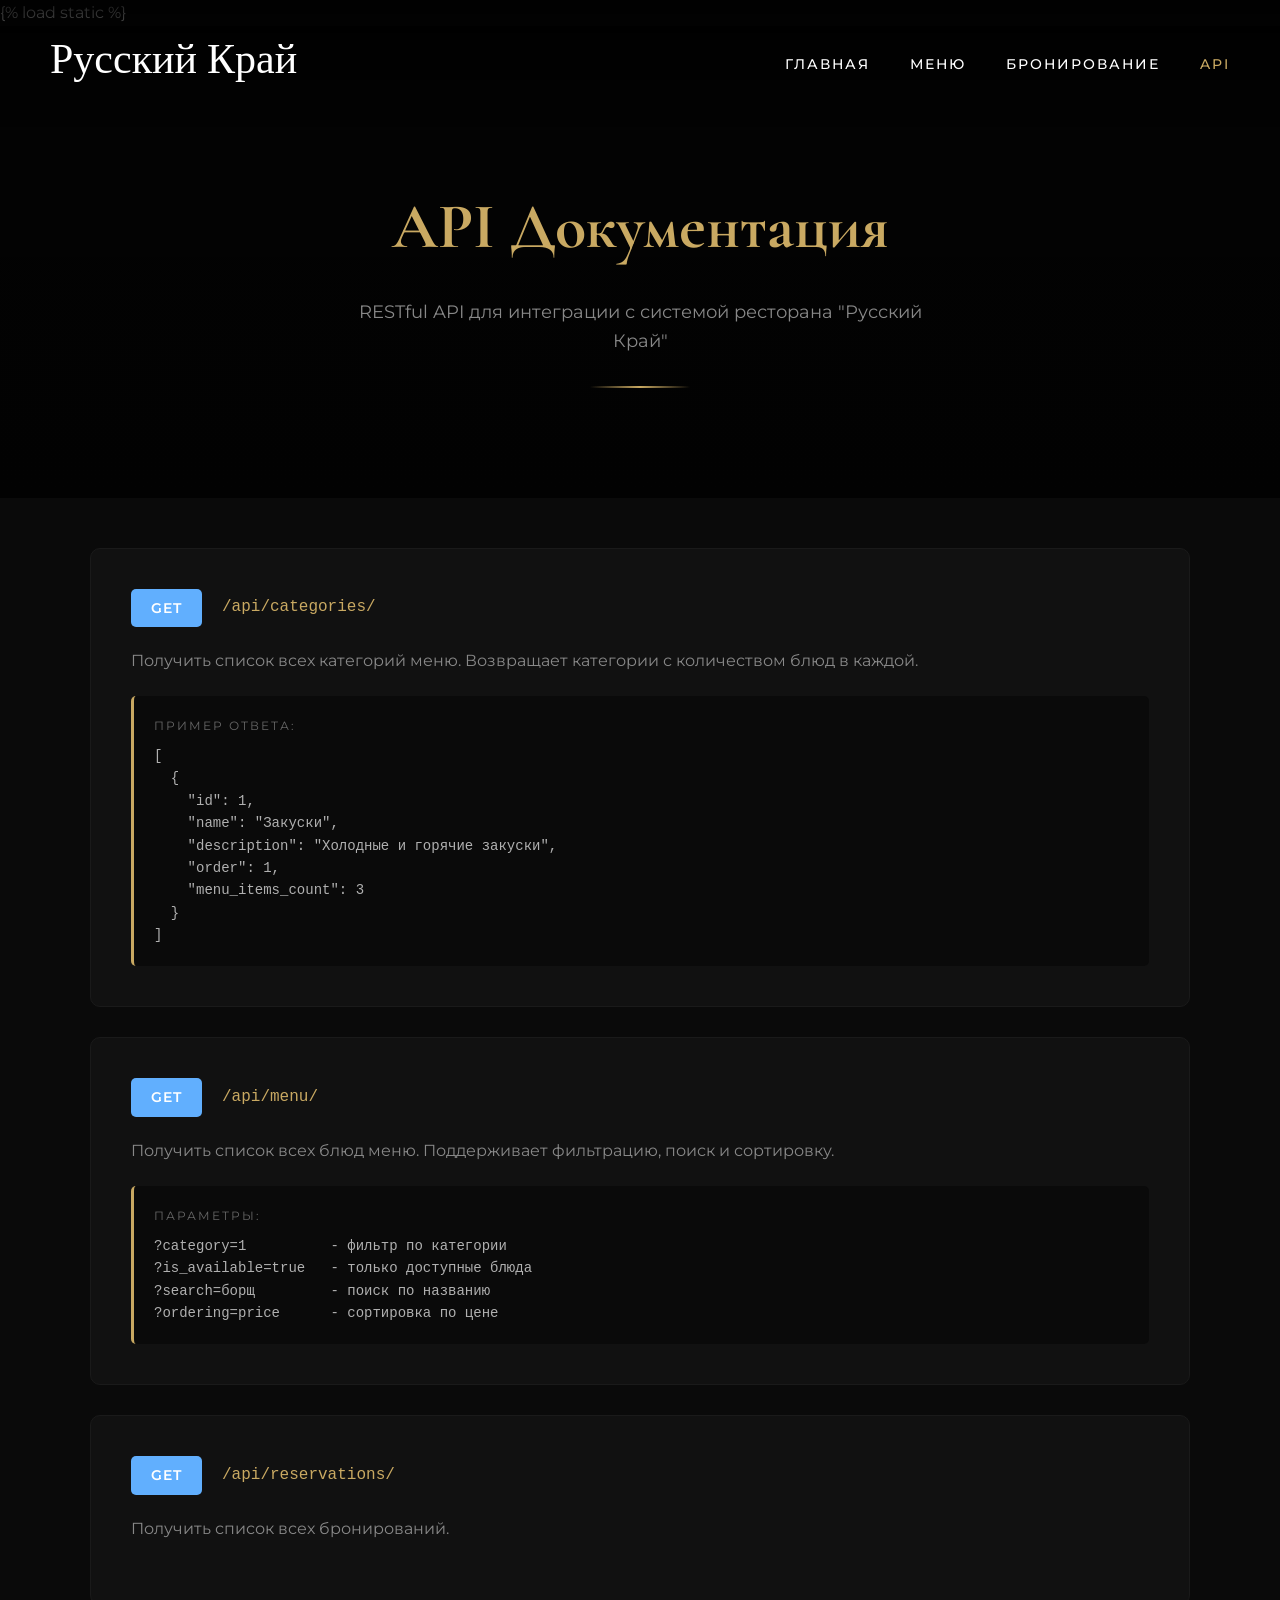
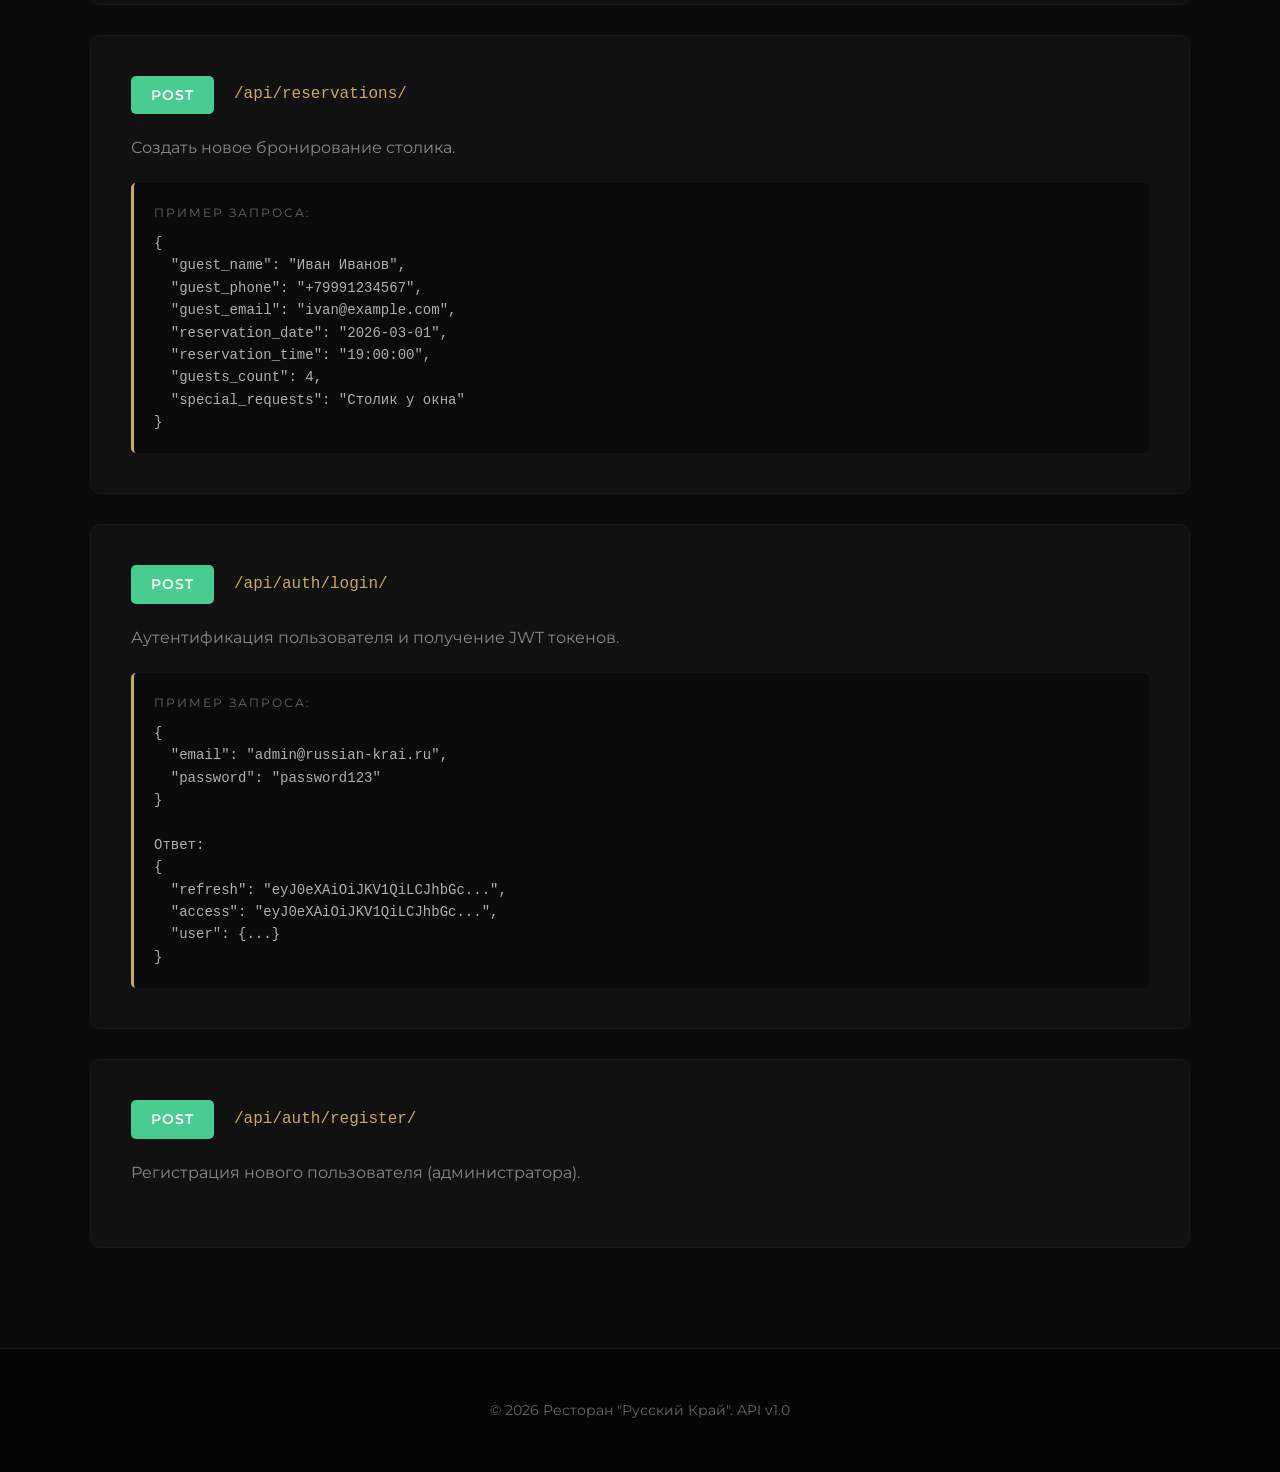
<file: restaurant/templates/restaurant/api.html>
{% load static %}
<!DOCTYPE html>
<html lang="ru">
<head>
    <meta charset="UTF-8">
    <meta name="viewport" content="width=device-width, initial-scale=1.0">
    <title>API - Ресторан "Русский Край"</title>
    <link href="https://fonts.googleapis.com/css2?family=Cormorant+Garamond:wght@400;600;700&family=Montserrat:wght@300;400;500;600&family=Pinyon+Script&display=swap" rel="stylesheet">
    <style>
        * {
            margin: 0;
            padding: 0;
            box-sizing: border-box;
        }

        body {
            font-family: 'Montserrat', sans-serif;
            background: #0a0a0a;
            color: #ffffff;
            line-height: 1.6;
        }

        .navbar {
            position: fixed;
            top: 0;
            width: 100%;
            padding: 30px 50px;
            display: flex;
            justify-content: space-between;
            align-items: center;
            z-index: 1000;
            background: linear-gradient(to bottom, rgba(0,0,0,0.9), transparent);
        }

        .logo {
            font-family: 'Pinyon Script', cursive;
            font-size: 42px;
            color: #fff;
            text-decoration: none;
        }

        .nav-menu {
            display: flex;
            gap: 40px;
            list-style: none;
        }

        .nav-menu a {
            color: #fff;
            text-decoration: none;
            font-size: 14px;
            font-weight: 500;
            letter-spacing: 2px;
            text-transform: uppercase;
            transition: color 0.3s;
        }

        .nav-menu a:hover {
            color: #c9a962;
        }

        .hero {
            padding: 150px 50px 80px;
            background: linear-gradient(rgba(0,0,0,0.7), rgba(0,0,0,0.8));
            text-align: center;
        }

        .hero h1 {
            font-family: 'Cormorant Garamond', serif;
            font-size: 64px;
            margin-bottom: 20px;
            color: #c9a962;
        }

        .hero p {
            font-size: 18px;
            color: #888;
            max-width: 600px;
            margin: 0 auto;
        }

        .container {
            max-width: 1200px;
            margin: 0 auto;
            padding: 50px;
        }

        .endpoints {
            display: grid;
            gap: 30px;
        }

        .endpoint-card {
            background: #111;
            border: 1px solid #1a1a1a;
            border-radius: 10px;
            padding: 40px;
            transition: transform 0.3s, border-color 0.3s;
        }

        .endpoint-card:hover {
            transform: translateY(-5px);
            border-color: #c9a962;
        }

        .endpoint-header {
            display: flex;
            align-items: center;
            gap: 20px;
            margin-bottom: 20px;
            flex-wrap: wrap;
        }

        .method {
            padding: 8px 20px;
            border-radius: 5px;
            font-weight: 600;
            font-size: 14px;
            letter-spacing: 1px;
        }

        .method-get {
            background: #61affe;
            color: #fff;
        }

        .method-post {
            background: #49cc90;
            color: #fff;
        }

        .url {
            font-family: 'Courier New', monospace;
            font-size: 16px;
            color: #c9a962;
            flex: 1;
        }

        .description {
            color: #888;
            margin-bottom: 20px;
            line-height: 1.8;
        }

        .example {
            background: #0a0a0a;
            padding: 20px;
            border-radius: 5px;
            border-left: 3px solid #c9a962;
            margin-top: 20px;
        }

        .example-title {
            font-size: 12px;
            text-transform: uppercase;
            letter-spacing: 2px;
            color: #666;
            margin-bottom: 10px;
        }

        .example-code {
            font-family: 'Courier New', monospace;
            font-size: 14px;
            color: #b0b0b0;
            white-space: pre-wrap;
            word-break: break-all;
        }

        .ornament {
            width: 100px;
            height: 2px;
            background: linear-gradient(to right, transparent, #c9a962, transparent);
            margin: 30px auto;
        }

        .footer {
            background: #050505;
            padding: 50px;
            text-align: center;
            border-top: 1px solid #1a1a1a;
            margin-top: 50px;
        }

        .footer p {
            color: #666;
            font-size: 14px;
        }

        @media (max-width: 768px) {
            .hero h1 {
                font-size: 42px;
            }

            .endpoint-header {
                flex-direction: column;
                align-items: flex-start;
            }

            .container {
                padding: 30px 20px;
            }
        }
    </style>
</head>
<body>
    <!-- Навигация -->
    <nav class="navbar">
        <a href="/" class="logo">Русский Край</a>
        <ul class="nav-menu">
            <li><a href="/">Главная</a></li>
            <li><a href="/menu/">Меню</a></li>
            <li><a href="/reservation/">Бронирование</a></li>
            <li><a href="/api/" style="color: #c9a962;">API</a></li>
        </ul>
    </nav>

    <!-- Герой секция -->
    <section class="hero">
        <h1>API Документация</h1>
        <p>RESTful API для интеграции с системой ресторана "Русский Край"</p>
        <div class="ornament"></div>
    </section>

    <!-- Endpoints -->
    <div class="container">
        <div class="endpoints">
            <!-- Categories -->
            <div class="endpoint-card">
                <div class="endpoint-header">
                    <span class="method method-get">GET</span>
                    <span class="url">/api/categories/</span>
                </div>
                <p class="description">
                    Получить список всех категорий меню. Возвращает категории с количеством блюд в каждой.
                </p>
                <div class="example">
                    <div class="example-title">Пример ответа:</div>
                    <div class="example-code">[
  {
    "id": 1,
    "name": "Закуски",
    "description": "Холодные и горячие закуски",
    "order": 1,
    "menu_items_count": 3
  }
]</div>
                </div>
            </div>

            <!-- Menu Items -->
            <div class="endpoint-card">
                <div class="endpoint-header">
                    <span class="method method-get">GET</span>
                    <span class="url">/api/menu/</span>
                </div>
                <p class="description">
                    Получить список всех блюд меню. Поддерживает фильтрацию, поиск и сортировку.
                </p>
                <div class="example">
                    <div class="example-title">Параметры:</div>
                    <div class="example-code">?category=1          - фильтр по категории
?is_available=true   - только доступные блюда
?search=борщ         - поиск по названию
?ordering=price      - сортировка по цене</div>
                </div>
            </div>

            <!-- Reservations GET -->
            <div class="endpoint-card">
                <div class="endpoint-header">
                    <span class="method method-get">GET</span>
                    <span class="url">/api/reservations/</span>
                </div>
                <p class="description">
                    Получить список всех бронирований.
                </p>
            </div>

            <!-- Reservations POST -->
            <div class="endpoint-card">
                <div class="endpoint-header">
                    <span class="method method-post">POST</span>
                    <span class="url">/api/reservations/</span>
                </div>
                <p class="description">
                    Создать новое бронирование столика.
                </p>
                <div class="example">
                    <div class="example-title">Пример запроса:</div>
                    <div class="example-code">{
  "guest_name": "Иван Иванов",
  "guest_phone": "+79991234567",
  "guest_email": "ivan@example.com",
  "reservation_date": "2026-03-01",
  "reservation_time": "19:00:00",
  "guests_count": 4,
  "special_requests": "Столик у окна"
}</div>
                </div>
            </div>

            <!-- Auth Login -->
            <div class="endpoint-card">
                <div class="endpoint-header">
                    <span class="method method-post">POST</span>
                    <span class="url">/api/auth/login/</span>
                </div>
                <p class="description">
                    Аутентификация пользователя и получение JWT токенов.
                </p>
                <div class="example">
                    <div class="example-title">Пример запроса:</div>
                    <div class="example-code">{
  "email": "admin@russian-krai.ru",
  "password": "password123"
}

Ответ:
{
  "refresh": "eyJ0eXAiOiJKV1QiLCJhbGc...",
  "access": "eyJ0eXAiOiJKV1QiLCJhbGc...",
  "user": {...}
}</div>
                </div>
            </div>

            <!-- Auth Register -->
            <div class="endpoint-card">
                <div class="endpoint-header">
                    <span class="method method-post">POST</span>
                    <span class="url">/api/auth/register/</span>
                </div>
                <p class="description">
                    Регистрация нового пользователя (администратора).
                </p>
            </div>
        </div>
    </div>

    <!-- Footer -->
    <footer class="footer">
        <p>&copy; 2026 Ресторан "Русский Край". API v1.0</p>
    </footer>
</body>
</html>
</file>
